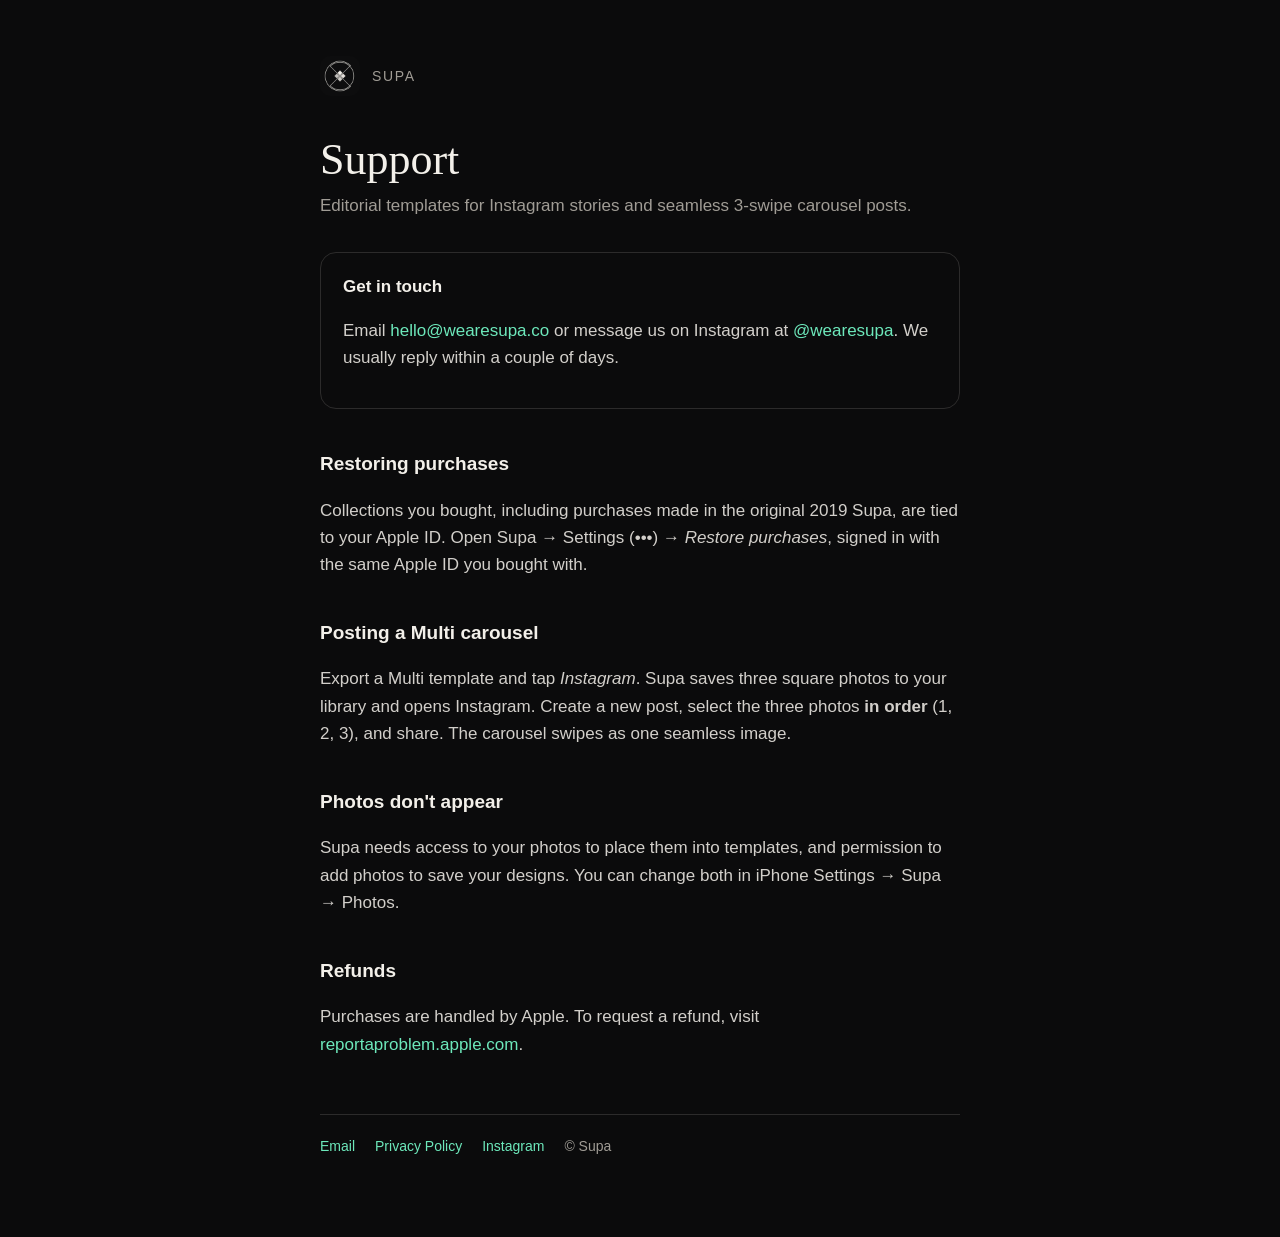
<file: index.html>
<!doctype html>
<html lang="en">
<head>
<meta charset="utf-8">
<meta name="viewport" content="width=device-width, initial-scale=1">
<title>Supa — Support</title>
<meta name="description" content="Help and contact for Supa, editorial templates for Instagram stories and seamless carousel posts.">
<link rel="icon" href="icon.png">
<link rel="stylesheet" href="style.css">
</head>
<body>
<main>
  <div class="mark"><img src="icon.png" alt="">Supa</div>
  <h1>Support</h1>
  <p class="sub">Editorial templates for Instagram stories and seamless 3-swipe carousel posts.</p>

  <div class="card">
    <strong>Get in touch</strong>
    <p>Email <a href="mailto:hello@wearesupa.co?subject=Supa%20support">hello@wearesupa.co</a> or message us on Instagram at <a href="https://www.instagram.com/wearesupa/">@wearesupa</a>. We usually reply within a couple of days.</p>
  </div>

  <h2>Restoring purchases</h2>
  <p>Collections you bought, including purchases made in the original 2019 Supa, are tied to your Apple ID. Open Supa → Settings (•••) → <em>Restore purchases</em>, signed in with the same Apple ID you bought with.</p>

  <h2>Posting a Multi carousel</h2>
  <p>Export a Multi template and tap <em>Instagram</em>. Supa saves three square photos to your library and opens Instagram. Create a new post, select the three photos <strong>in order</strong> (1, 2, 3), and share. The carousel swipes as one seamless image.</p>

  <h2>Photos don't appear</h2>
  <p>Supa needs access to your photos to place them into templates, and permission to add photos to save your designs. You can change both in iPhone Settings → Supa → Photos.</p>

  <h2>Refunds</h2>
  <p>Purchases are handled by Apple. To request a refund, visit <a href="https://reportaproblem.apple.com">reportaproblem.apple.com</a>.</p>

  <footer>
    <a href="mailto:hello@wearesupa.co?subject=Supa%20support">Email</a>
    <a href="privacy/">Privacy Policy</a>
    <a href="https://www.instagram.com/wearesupa/">Instagram</a>
    <span>© Supa</span>
  </footer>
</main>
</body>
</html>
</file>
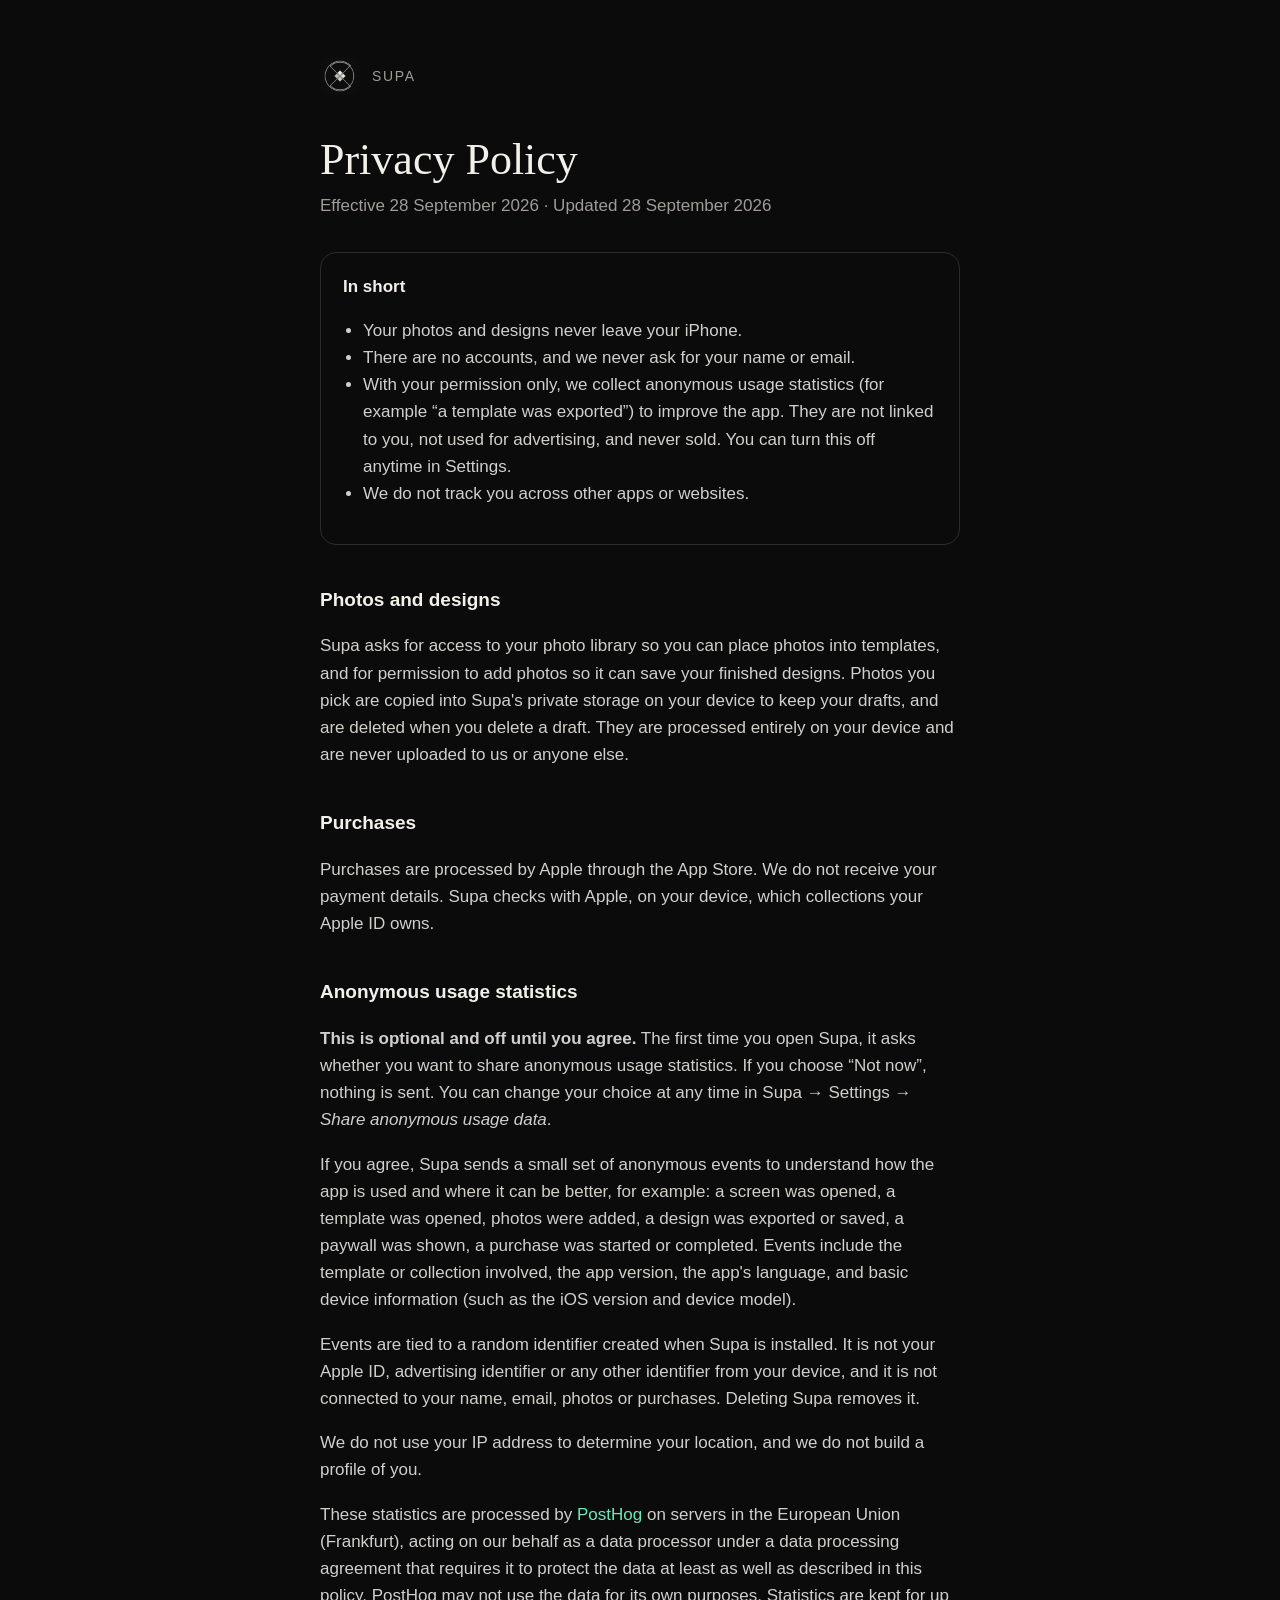
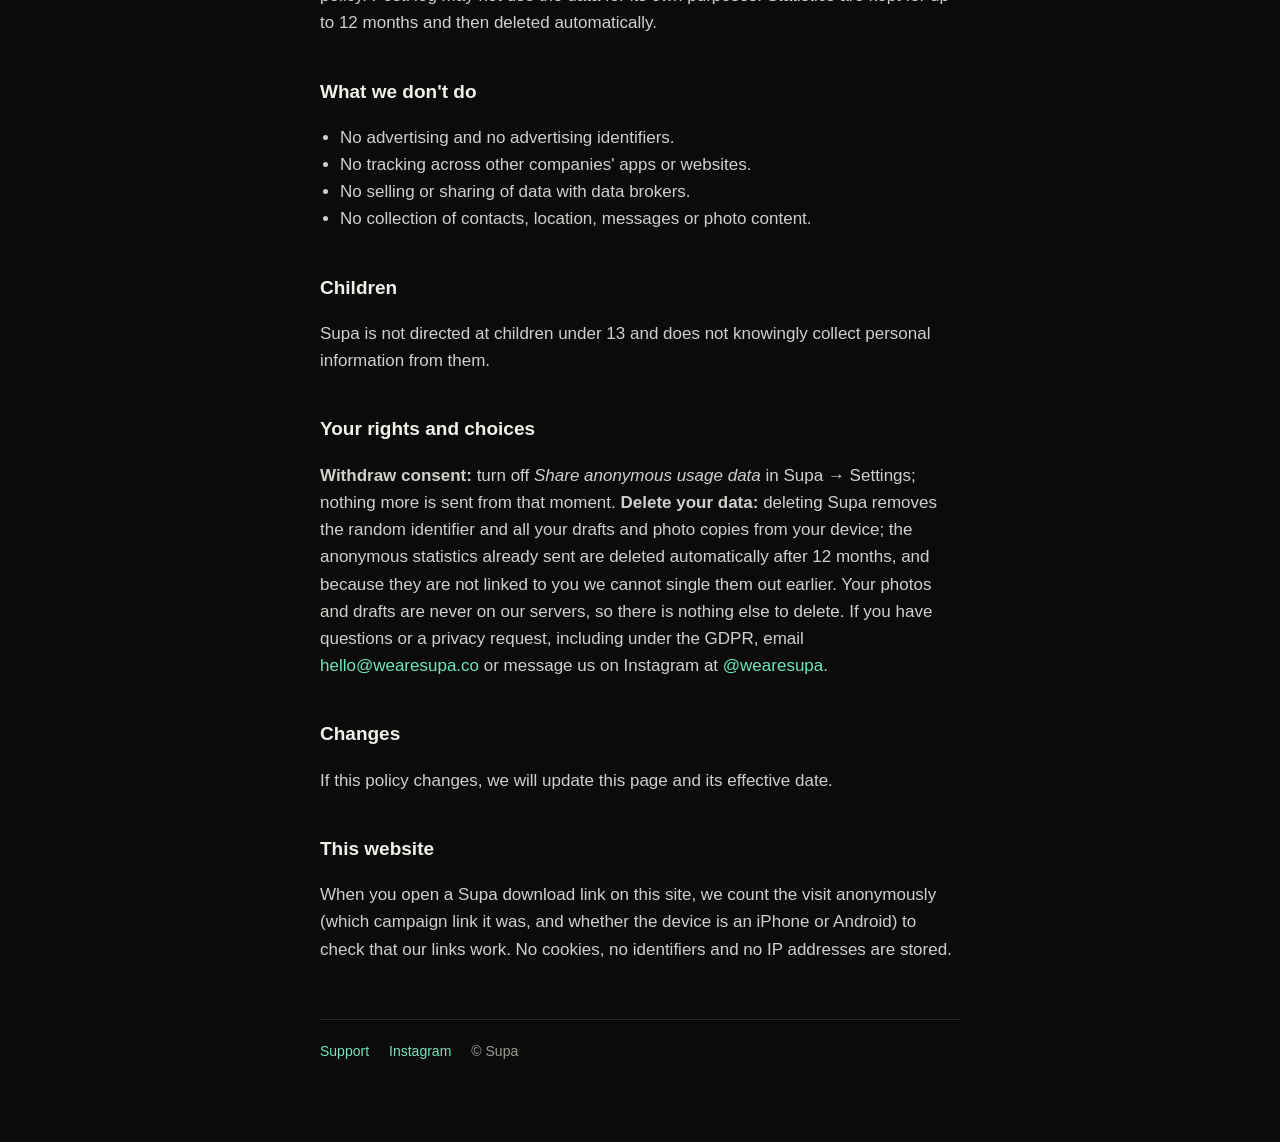
<file: privacy/index.html>
<!doctype html>
<html lang="en">
<head>
<meta charset="utf-8">
<meta name="viewport" content="width=device-width, initial-scale=1">
<title>Supa — Privacy Policy</title>
<meta name="description" content="How Supa handles your data: photos stay on your iPhone; anonymous usage statistics only.">
<link rel="icon" href="../icon.png">
<link rel="stylesheet" href="../style.css">
</head>
<body>
<main>
  <div class="mark"><img src="../icon.png" alt="">Supa</div>
  <h1>Privacy Policy</h1>
  <p class="sub">Effective 28 September 2026 · Updated 28 September 2026</p>

  <div class="card">
    <strong>In short</strong>
    <ul>
      <li>Your photos and designs never leave your iPhone.</li>
      <li>There are no accounts, and we never ask for your name or email.</li>
      <li>With your permission only, we collect anonymous usage statistics (for example “a template was exported”) to improve the app. They are not linked to you, not used for advertising, and never sold. You can turn this off anytime in Settings.</li>
      <li>We do not track you across other apps or websites.</li>
    </ul>
  </div>

  <h2>Photos and designs</h2>
  <p>Supa asks for access to your photo library so you can place photos into templates, and for permission to add photos so it can save your finished designs. Photos you pick are copied into Supa's private storage on your device to keep your drafts, and are deleted when you delete a draft. They are processed entirely on your device and are never uploaded to us or anyone else.</p>

  <h2>Purchases</h2>
  <p>Purchases are processed by Apple through the App Store. We do not receive your payment details. Supa checks with Apple, on your device, which collections your Apple ID owns.</p>

  <h2>Anonymous usage statistics</h2>
  <p><strong>This is optional and off until you agree.</strong> The first time you open Supa, it asks whether you want to share anonymous usage statistics. If you choose “Not now”, nothing is sent. You can change your choice at any time in Supa → Settings → <em>Share anonymous usage data</em>.</p>
  <p>If you agree, Supa sends a small set of anonymous events to understand how the app is used and where it can be better, for example: a screen was opened, a template was opened, photos were added, a design was exported or saved, a paywall was shown, a purchase was started or completed. Events include the template or collection involved, the app version, the app's language, and basic device information (such as the iOS version and device model).</p>
  <p>Events are tied to a random identifier created when Supa is installed. It is not your Apple ID, advertising identifier or any other identifier from your device, and it is not connected to your name, email, photos or purchases. Deleting Supa removes it.</p>
  <p>We do not use your IP address to determine your location, and we do not build a profile of you.</p>
  <p>These statistics are processed by <a href="https://posthog.com/privacy">PostHog</a> on servers in the European Union (Frankfurt), acting on our behalf as a data processor under a data processing agreement that requires it to protect the data at least as well as described in this policy. PostHog may not use the data for its own purposes. Statistics are kept for up to 12 months and then deleted automatically.</p>

  <h2>What we don't do</h2>
  <ul>
    <li>No advertising and no advertising identifiers.</li>
    <li>No tracking across other companies' apps or websites.</li>
    <li>No selling or sharing of data with data brokers.</li>
    <li>No collection of contacts, location, messages or photo content.</li>
  </ul>

  <h2>Children</h2>
  <p>Supa is not directed at children under 13 and does not knowingly collect personal information from them.</p>

  <h2>Your rights and choices</h2>
  <p><strong>Withdraw consent:</strong> turn off <em>Share anonymous usage data</em> in Supa → Settings; nothing more is sent from that moment. <strong>Delete your data:</strong> deleting Supa removes the random identifier and all your drafts and photo copies from your device; the anonymous statistics already sent are deleted automatically after 12 months, and because they are not linked to you we cannot single them out earlier. Your photos and drafts are never on our servers, so there is nothing else to delete. If you have questions or a privacy request, including under the GDPR, email <a href="mailto:hello@wearesupa.co?subject=Supa%20privacy">hello@wearesupa.co</a> or message us on Instagram at <a href="https://www.instagram.com/wearesupa/">@wearesupa</a>.</p>

  <h2>Changes</h2>
  <p>If this policy changes, we will update this page and its effective date.</p>

    <h2>This website</h2>
  <p>When you open a Supa download link on this site, we count the visit anonymously (which campaign link it was, and whether the device is an iPhone or Android) to check that our links work. No cookies, no identifiers and no IP addresses are stored.</p>

<footer>
    <a href="../">Support</a>
    <a href="https://www.instagram.com/wearesupa/">Instagram</a>
    <span>© Supa</span>
  </footer>
</main>
</body>
</html>
</file>
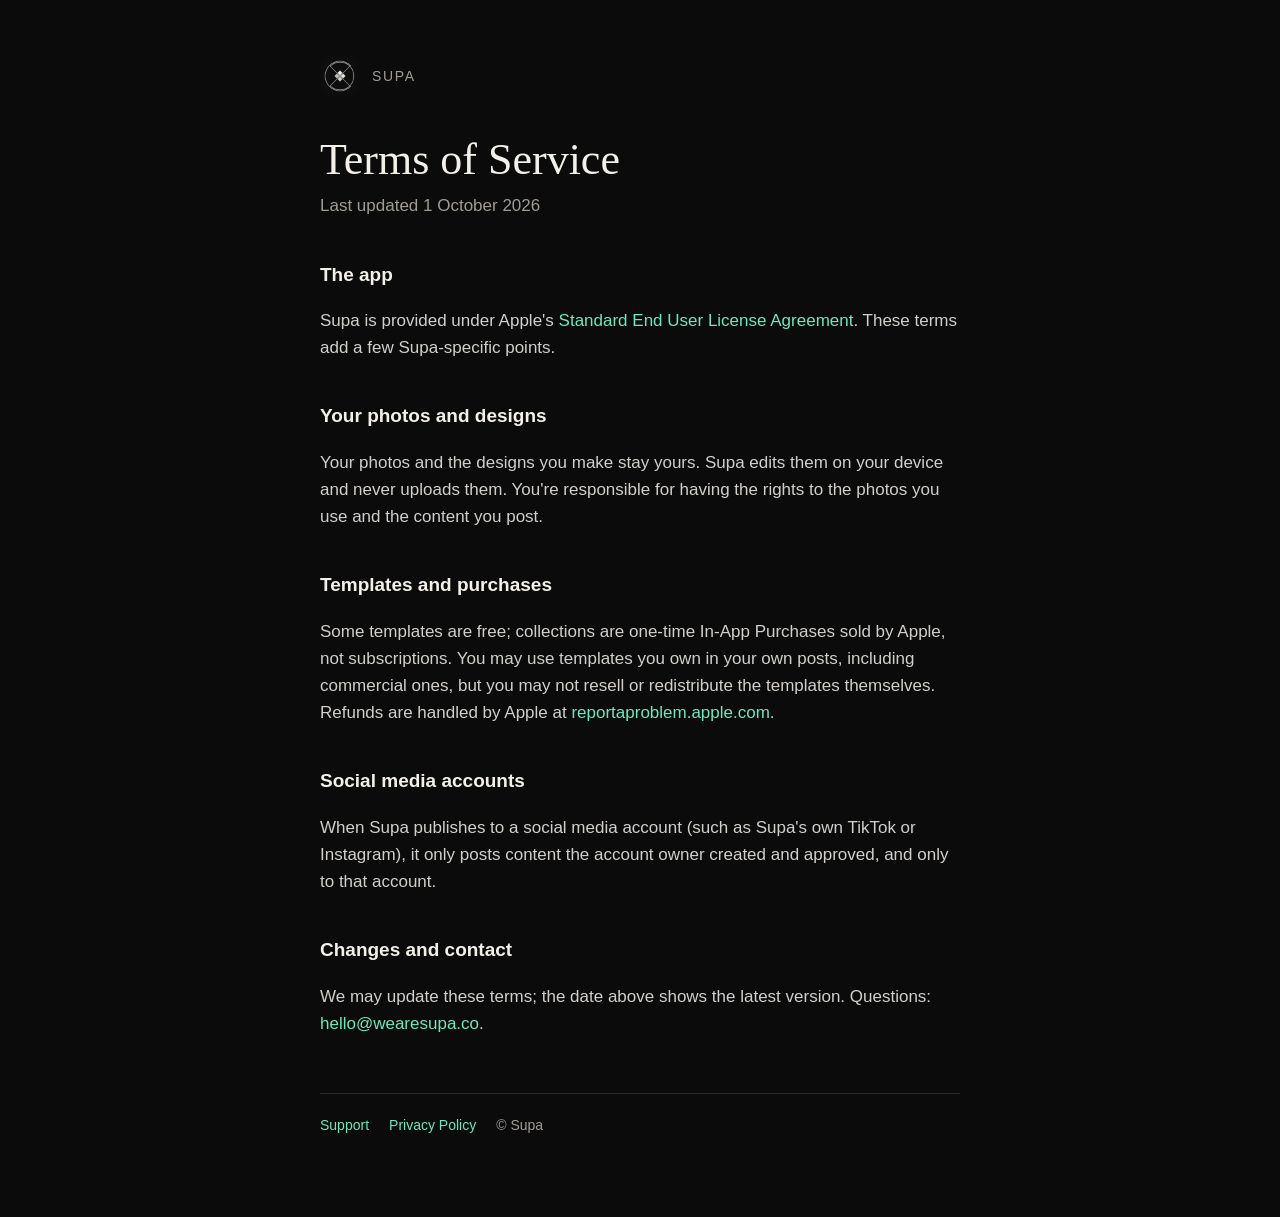
<file: terms/index.html>
<!doctype html>
<html lang="en">
<head>
<meta charset="utf-8">
<meta name="viewport" content="width=device-width, initial-scale=1">
<title>Supa — Terms of Service</title>
<meta name="description" content="Terms of use for Supa, editorial templates for Instagram stories and seamless carousel posts.">
<link rel="icon" href="../icon.png">
<link rel="stylesheet" href="../style.css">
</head>
<body>
<main>
  <div class="mark"><img src="../icon.png" alt="">Supa</div>
  <h1>Terms of Service</h1>
  <p class="sub">Last updated 1 October 2026</p>

  <h2>The app</h2>
  <p>Supa is provided under Apple's <a href="https://www.apple.com/legal/internet-services/itunes/dev/stdeula/">Standard End User License Agreement</a>. These terms add a few Supa-specific points.</p>

  <h2>Your photos and designs</h2>
  <p>Your photos and the designs you make stay yours. Supa edits them on your device and never uploads them. You're responsible for having the rights to the photos you use and the content you post.</p>

  <h2>Templates and purchases</h2>
  <p>Some templates are free; collections are one-time In-App Purchases sold by Apple, not subscriptions. You may use templates you own in your own posts, including commercial ones, but you may not resell or redistribute the templates themselves. Refunds are handled by Apple at <a href="https://reportaproblem.apple.com">reportaproblem.apple.com</a>.</p>

  <h2>Social media accounts</h2>
  <p>When Supa publishes to a social media account (such as Supa's own TikTok or Instagram), it only posts content the account owner created and approved, and only to that account.</p>

  <h2>Changes and contact</h2>
  <p>We may update these terms; the date above shows the latest version. Questions: <a href="mailto:hello@wearesupa.co?subject=Supa%20terms">hello@wearesupa.co</a>.</p>

  <footer>
    <a href="../">Support</a>
    <a href="../privacy/">Privacy Policy</a>
    <span>© Supa</span>
  </footer>
</main>
</body>
</html>
</file>
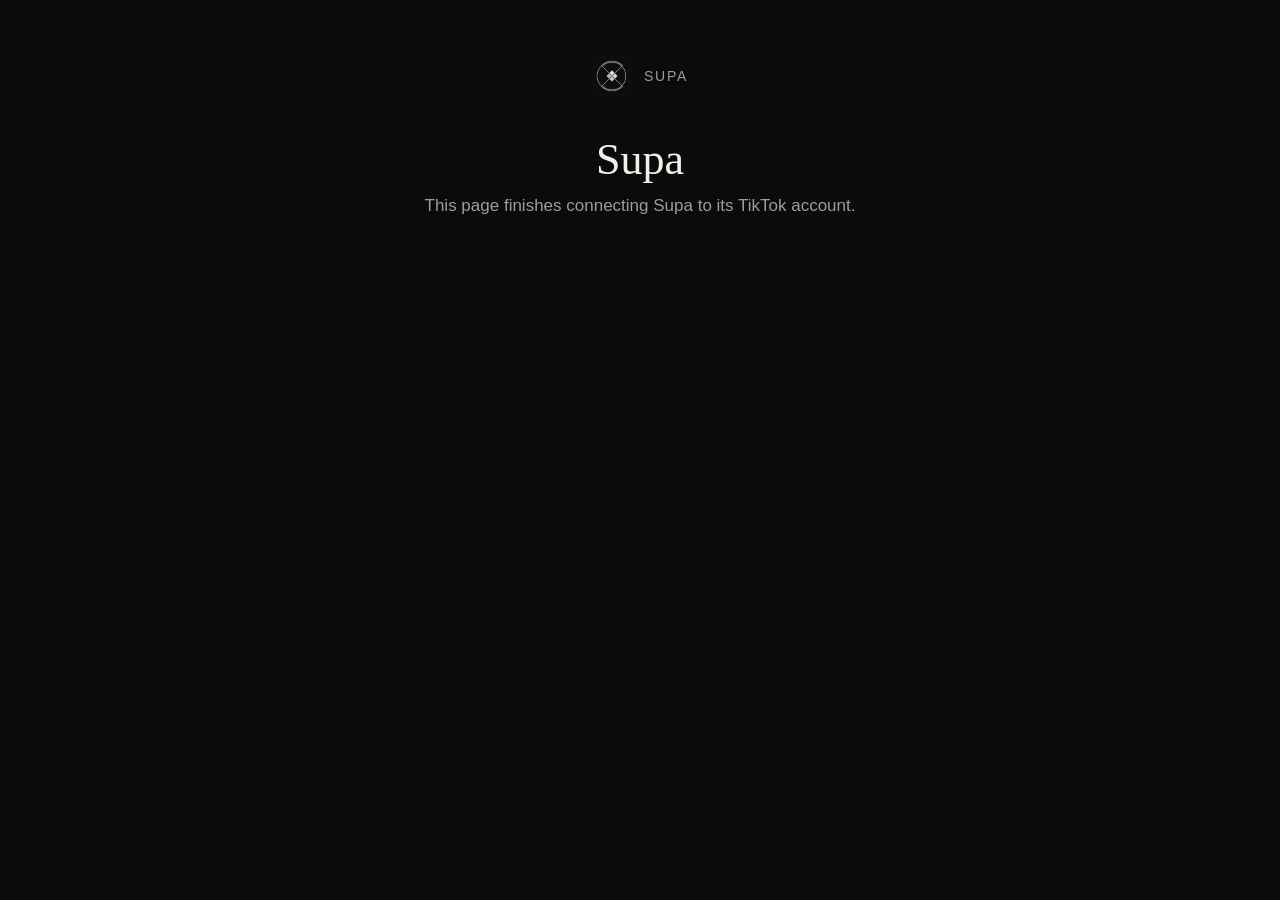
<file: tiktok/index.html>
<!doctype html>
<html lang="en">
<head>
<meta charset="utf-8">
<meta name="viewport" content="width=device-width, initial-scale=1">
<meta name="robots" content="noindex">
<title>Supa — Connected</title>
<link rel="icon" href="../icon.png">
<link rel="stylesheet" href="../style.css">
</head>
<body>
<main style="text-align:center">
  <div class="mark" style="justify-content:center"><img src="../icon.png" alt="">Supa</div>
  <h1 id="title">Almost done</h1>
  <p class="sub" id="sub">Copy this code and paste it back where you started the connection. It expires in a few minutes.</p>
  <p><code id="code" style="font-size:18px;word-break:break-all"></code></p>
  <p><button id="copy" style="padding:10px 18px;border-radius:10px;border:0;font-weight:600">Copy code</button></p>
  <script>
    // OAuth return page for Supa's own TikTok connection. Shows the authorization code so the
    // account owner can paste it into the local setup script; nothing is sent anywhere from here.
    var q = new URLSearchParams(location.search), code = q.get('code'), err = q.get('error');
    if (err) { document.getElementById('title').textContent = 'Not connected'; document.getElementById('sub').textContent = q.get('error_description') || err; document.getElementById('copy').style.display = 'none'; }
    else if (!code) { document.getElementById('title').textContent = 'Supa'; document.getElementById('sub').textContent = 'This page finishes connecting Supa to its TikTok account.'; document.getElementById('copy').style.display = 'none'; }
    else { document.getElementById('code').textContent = code; document.getElementById('copy').onclick = function () { navigator.clipboard.writeText(code); this.textContent = 'Copied'; }; }
  </script>
</main>
</body>
</html>
</file>
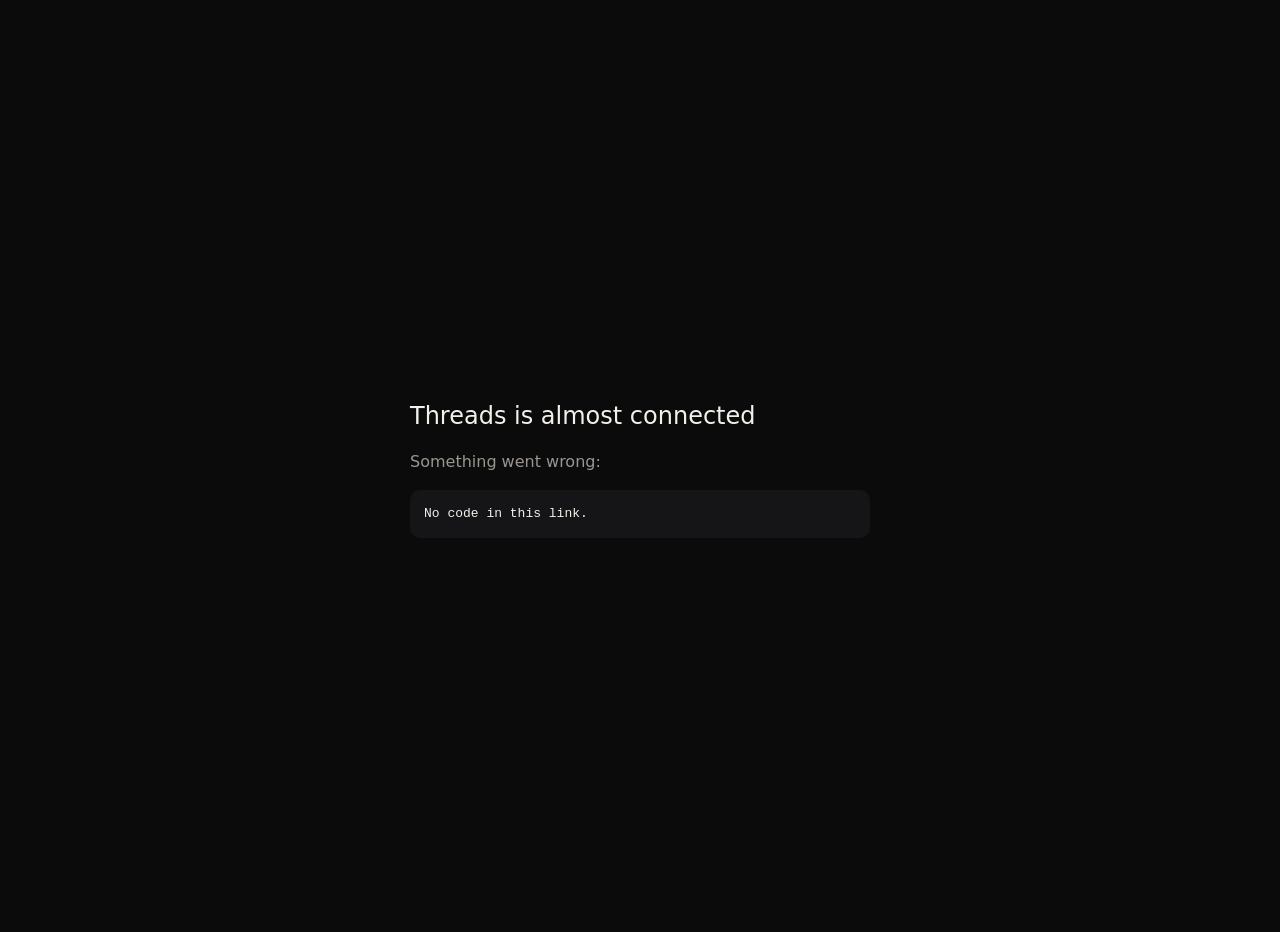
<file: threads/callback/index.html>
<!doctype html><html lang="en"><head><meta charset="utf-8"><meta name="viewport" content="width=device-width,initial-scale=1"><meta name="robots" content="noindex">
<title>Supa · Threads connected</title>
<style>body{margin:0;font:16px/1.5 -apple-system,system-ui,sans-serif;background:#0B0B0C;color:#F3F0EA;display:grid;place-items:center;min-height:100vh;padding:16px}
main{max-width:460px;width:100%}h1{font-weight:500;font-size:24px}code{display:block;word-break:break-all;background:#151517;border-radius:10px;padding:14px;margin:12px 0;font-size:13px}
button{background:#6DE8BB;color:#0B0B0C;border:0;border-radius:10px;padding:12px 18px;font-size:16px;font-weight:600}p{color:#9A968F}</style></head>
<body><main><h1>Threads is almost connected</h1><p id="msg">Copy this one-time code and paste it into .env as THREADS_AUTH_CODE=… (it expires in an hour).</p>
<code id="c">—</code><button id="b">Copy code</button></main>
<script>
const q=new URLSearchParams(location.search),c=(q.get('code')||'').replace(/#_$/,'');
document.getElementById('c').textContent=c||(q.get('error_description')||'No code in this link.');
if(!c){document.getElementById('b').style.display='none';document.getElementById('msg').textContent='Something went wrong:'}
document.getElementById('b').onclick=()=>navigator.clipboard.writeText(c).then(()=>{document.getElementById('b').textContent='Copied'});
</script></body></html>
</file>
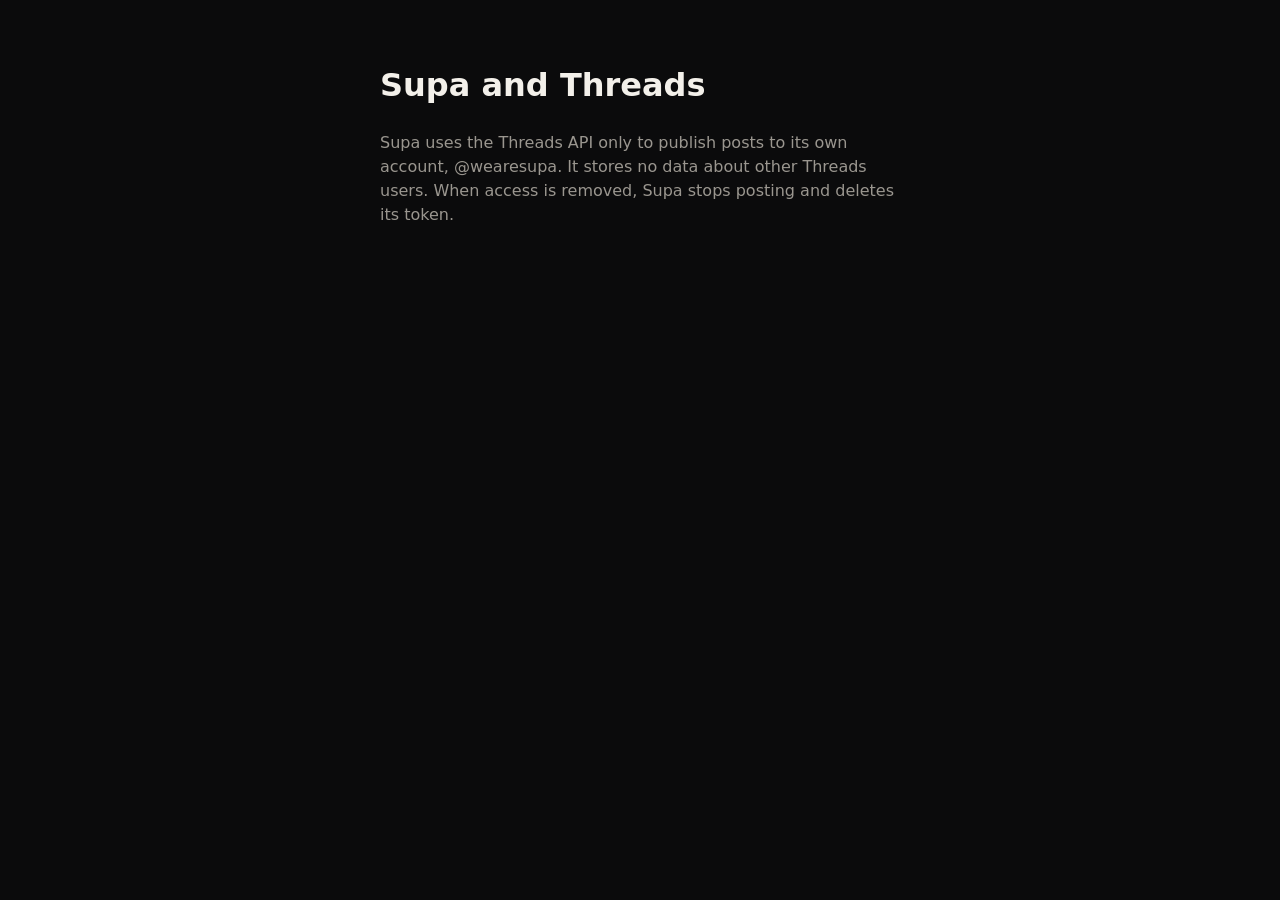
<file: threads/delete/index.html>
<!doctype html><html lang="en"><head><meta charset="utf-8"><meta name="viewport" content="width=device-width,initial-scale=1"><meta name="robots" content="noindex"><title>Supa · Threads</title>
<style>body{margin:0;font:16px/1.5 -apple-system,system-ui,sans-serif;background:#0B0B0C;color:#F3F0EA;padding:40px 16px}main{max-width:520px;margin:auto}p{color:#9A968F}</style></head>
<body><main><h1>Supa and Threads</h1><p>Supa uses the Threads API only to publish posts to its own account, @wearesupa. It stores no data about other Threads users. When access is removed, Supa stops posting and deletes its token.</p></main></body></html>
</file>
<file: style.css>
:root { --bg: #0B0B0C; --ink: #F3F0EA; --muted: #A09C95; --rule: rgba(243,240,234,0.14); --accent: #6DE8BB; }
* { box-sizing: border-box; }
html { -webkit-text-size-adjust: 100%; }
body { margin: 0; background: var(--bg); color: var(--ink); font: 17px/1.6 -apple-system, BlinkMacSystemFont, "Helvetica Neue", Arial, sans-serif; }
main { max-width: 680px; margin: 0 auto; padding: 56px 20px 80px; }
.mark { display: flex; align-items: center; gap: 12px; margin-bottom: 40px; color: var(--muted); font-size: 14px; letter-spacing: 0.12em; text-transform: uppercase; }
.mark img { width: 40px; height: 40px; border-radius: 10px; }
h1 { font-family: "Didot", "Bodoni 72", "Times New Roman", serif; font-weight: 400; font-size: 44px; line-height: 1.1; margin: 0 0 8px; }
h2 { font-size: 19px; font-weight: 600; margin: 40px 0 8px; }
p, li { color: rgba(243,240,234,0.86); }
.sub { color: var(--muted); margin: 0 0 32px; }
a { color: var(--accent); text-decoration: none; }
a:hover { text-decoration: underline; }
ul { padding-left: 20px; }
.card { border: 1px solid var(--rule); border-radius: 16px; padding: 20px 22px; margin: 16px 0; }
footer { margin-top: 56px; padding-top: 20px; border-top: 1px solid var(--rule); color: var(--muted); font-size: 14px; display: flex; gap: 20px; flex-wrap: wrap; }
</file>
